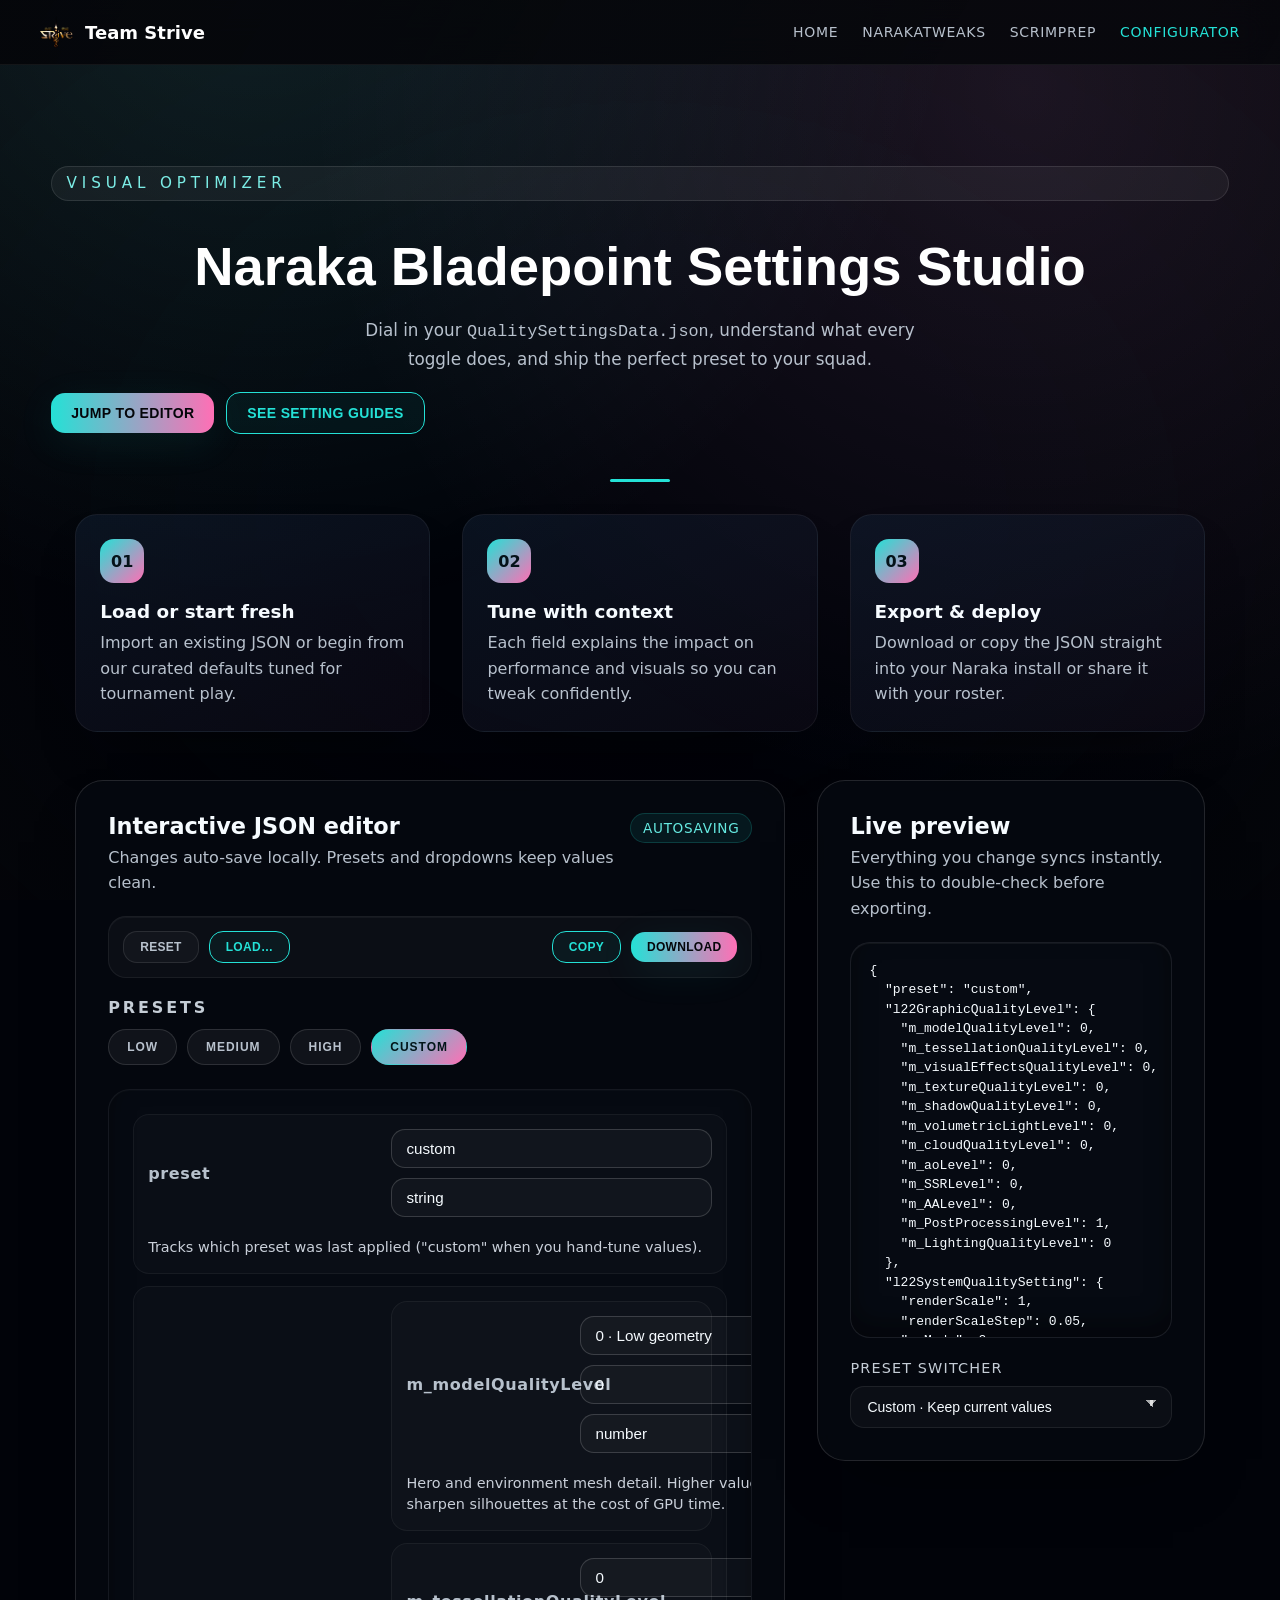
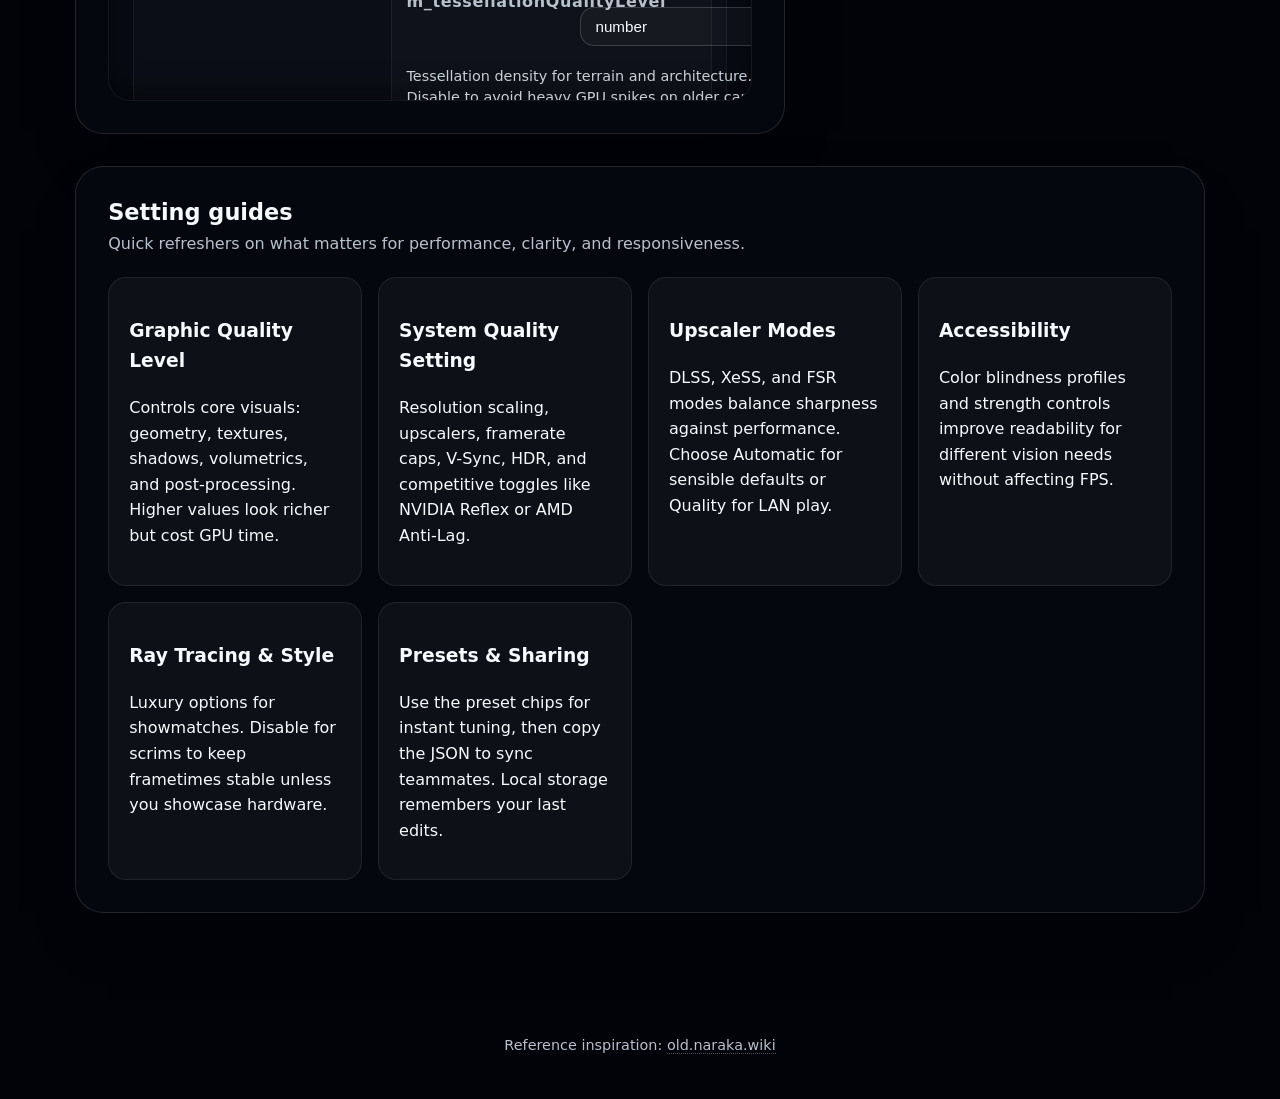
<file: naraka-configurator/index.html>
<!doctype html>
<html lang="en">
  <head>
    <meta charset="utf-8" />
    <meta name="viewport" content="width=device-width,initial-scale=1" />
    <title>Naraka Settings Configurator</title>
    <link rel="stylesheet" href="../src/styles/base.css" />
    <link rel="stylesheet" href="./styles.css" />
  </head>
  <body class="bg-base-900 text-white min-h-screen">
    <!-- Unified Navigation -->
    <nav class="site-nav">
      <div class="site-nav-content">
        <a href="../" class="site-nav-logo">
          <img src="/assets/strive-logo.png" alt="Strive" />
          Team Strive
        </a>
        <div class="site-nav-links">
          <a href="../" class="site-nav-link">Home</a>
          <a href="https://notratz.github.io/NarakaTweaks" target="_blank" class="site-nav-link">NarakaTweaks</a>
          <a href="../ScrimPrep/" class="site-nav-link">ScrimPrep</a>
          <a href="/naraka-configurator/" class="site-nav-link active">Configurator</a>
        </div>
      </div>
    </nav>

    <header class="page-header content-container">
      <div class="hero-shell">
        <p class="hero-eyebrow">Visual Optimizer</p>
        <h1 class="page-title">Naraka Bladepoint Settings Studio</h1>
        <p class="page-subtitle">
          Dial in your <code>QualitySettingsData.json</code>, understand what every toggle does, and ship the perfect preset to your squad.
        </p>
        <div class="hero-actions" role="group" aria-label="Configurator quick actions">
          <button class="btn btn-primary" data-scroll-to="#editor">Jump to editor</button>
          <button class="btn btn-secondary" data-scroll-to="#glossary">See setting guides</button>
        </div>
      </div>
    </header>

    <section class="content-container info-strip" aria-label="Configurator workflow overview">
      <article class="info-card">
        <span class="info-card__step">01</span>
        <h2 class="info-card__title">Load or start fresh</h2>
        <p class="info-card__copy">Import an existing JSON or begin from our curated defaults tuned for tournament play.</p>
      </article>
      <article class="info-card">
        <span class="info-card__step">02</span>
        <h2 class="info-card__title">Tune with context</h2>
        <p class="info-card__copy">Each field explains the impact on performance and visuals so you can tweak confidently.</p>
      </article>
      <article class="info-card">
        <span class="info-card__step">03</span>
        <h2 class="info-card__title">Export &amp; deploy</h2>
        <p class="info-card__copy">Download or copy the JSON straight into your Naraka install or share it with your roster.</p>
      </article>
    </section>

    <main class="content-container layout-grid">
      <section class="panel surface surface-elevated panel--primary" id="editor-panel">
        <div class="panel-header">
          <div>
            <h2 class="panel-title">Interactive JSON editor</h2>
            <p class="panel-subtitle">Changes auto-save locally. Presets and dropdowns keep values clean.</p>
          </div>
          <div class="panel-header__meta" id="autosave-status" role="status" aria-live="polite">Autosaving</div>
        </div>
        <div class="toolbar" role="toolbar" aria-label="Editor controls">
          <div class="toolbar-group">
            <button id="btn-reset" class="btn btn-ghost btn-sm">Reset</button>
            <button id="btn-load-file" class="btn btn-secondary btn-sm">Load…</button>
            <input id="file-input" type="file" accept="application/json" hidden />
          </div>
          <div class="toolbar-group">
            <button id="btn-copy" class="btn btn-secondary btn-sm">Copy</button>
            <button id="btn-download" class="btn btn-primary btn-sm">Download</button>
          </div>
        </div>
        <div class="preset-deck" aria-live="polite">
          <div class="section-title">Presets</div>
          <div id="preset-chips" class="chip-row" role="list"></div>
        </div>
        <div id="editor" class="editor-shell" aria-label="JSON field editor"></div>
      </section>

      <aside class="panel surface surface-elevated panel--preview" id="preview-panel">
        <div class="panel-header">
          <div>
            <h2 class="panel-title">Live preview</h2>
            <p class="panel-subtitle">Everything you change syncs instantly. Use this to double-check before exporting.</p>
          </div>
        </div>
        <pre id="json-preview" class="preview" aria-label="JSON preview"></pre>
        <div class="preset-select-group">
          <label for="preset-select" class="preset-select-label">Preset switcher</label>
          <select id="preset-select" class="form-control select-control">
            <option value="">Choose a quick preset…</option>
            <option value="low">Low · Highest FPS</option>
            <option value="medium">Balanced · 120 FPS target</option>
            <option value="high">High · Cinematic fidelity</option>
            <option value="custom">Custom · Keep current values</option>
          </select>
        </div>
      </aside>

      <section class="panel surface surface-elevated panel--info" id="glossary">
        <div class="panel-header">
          <div>
            <h2 class="panel-title">Setting guides</h2>
            <p class="panel-subtitle">Quick refreshers on what matters for performance, clarity, and responsiveness.</p>
          </div>
        </div>
        <div class="glossary-grid">
          <article class="glossary-card">
            <h3>Graphic Quality Level</h3>
            <p>Controls core visuals: geometry, textures, shadows, volumetrics, and post-processing. Higher values look richer but cost GPU time.</p>
          </article>
          <article class="glossary-card">
            <h3>System Quality Setting</h3>
            <p>Resolution scaling, upscalers, framerate caps, V-Sync, HDR, and competitive toggles like NVIDIA Reflex or AMD Anti-Lag.</p>
          </article>
          <article class="glossary-card">
            <h3>Upscaler Modes</h3>
            <p>DLSS, XeSS, and FSR modes balance sharpness against performance. Choose Automatic for sensible defaults or Quality for LAN play.</p>
          </article>
          <article class="glossary-card">
            <h3>Accessibility</h3>
            <p>Color blindness profiles and strength controls improve readability for different vision needs without affecting FPS.</p>
          </article>
          <article class="glossary-card">
            <h3>Ray Tracing &amp; Style</h3>
            <p>Luxury options for showmatches. Disable for scrims to keep frametimes stable unless you showcase hardware.</p>
          </article>
          <article class="glossary-card">
            <h3>Presets &amp; Sharing</h3>
            <p>Use the preset chips for instant tuning, then copy the JSON to sync teammates. Local storage remembers your last edits.</p>
          </article>
        </div>
      </section>
    </main>

    <footer class="footer muted">Reference inspiration: <a href="https://old.naraka.wiki/en/Graphic-Settings" target="_blank" rel="noreferrer">old.naraka.wiki</a></footer>

    <script type="module" src="../src/js/background-rotator.js"></script>
    <script src="./app.js"></script>
  </body>
</html>
</file>
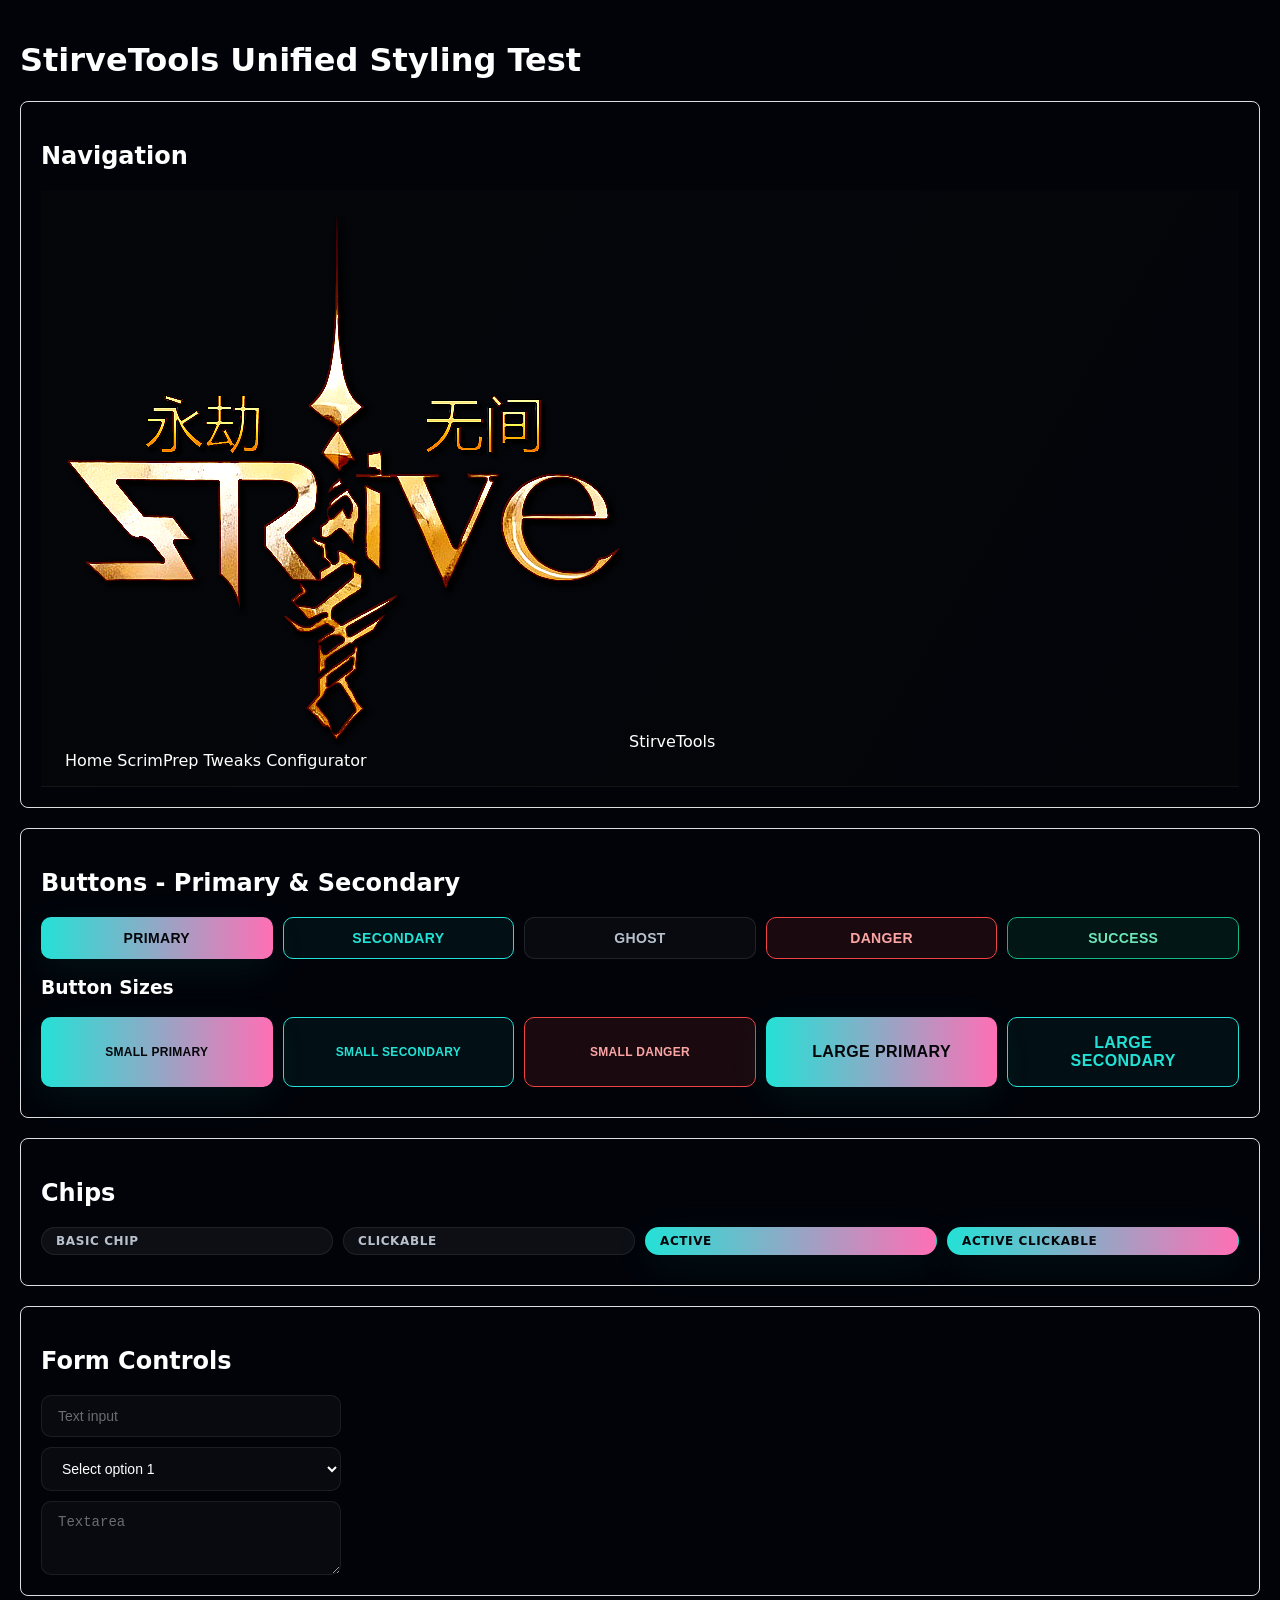
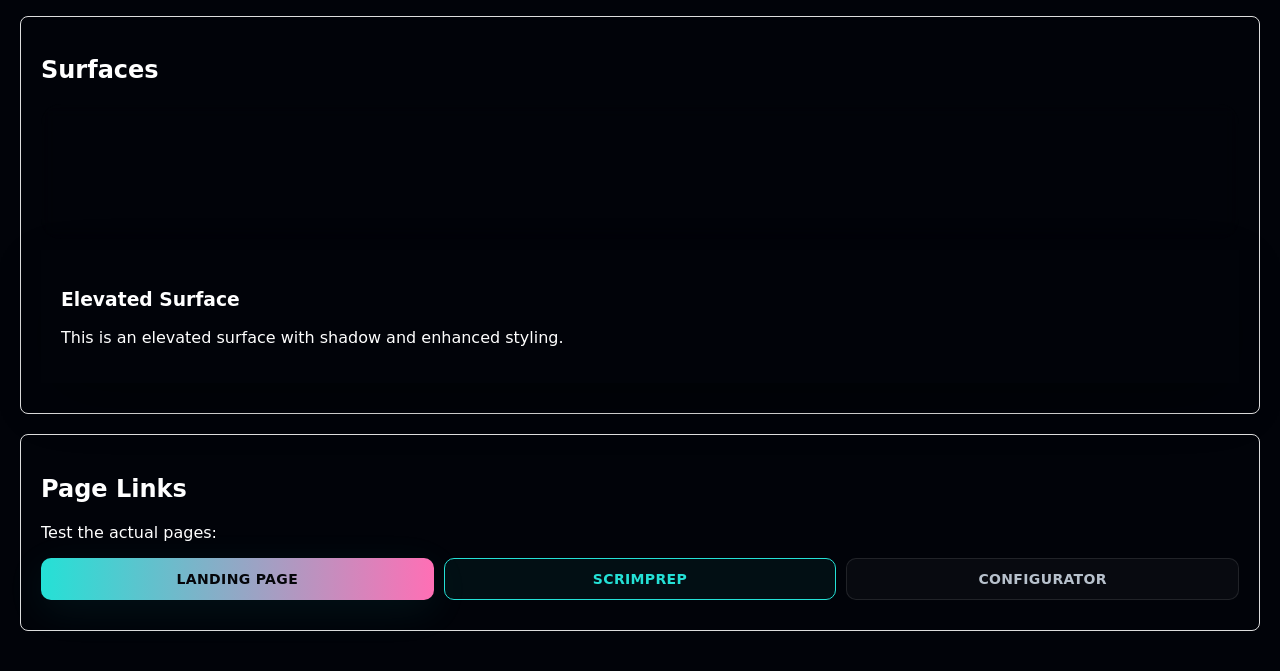
<file: test-styling.html>
<!DOCTYPE html>
<html lang="en">
<head>
    <meta charset="UTF-8">
    <meta name="viewport" content="width=device-width, initial-scale=1.0">
    <title>Styling Test - StirveTools</title>
    <link rel="stylesheet" href="src/styles/base.css">
    <style>
        body { padding: 20px; font-family: system-ui; }
        .test-section { margin: 20px 0; padding: 20px; border: 1px solid #ddd; border-radius: 8px; }
        .test-grid { display: grid; grid-template-columns: repeat(auto-fit, minmax(150px, 1fr)); gap: 10px; margin: 10px 0; }
    </style>
</head>
<body>
    <h1>StirveTools Unified Styling Test</h1>
    
    <div class="test-section">
        <h2>Navigation</h2>
        <nav class="site-nav">
            <div class="nav-brand">
                <img src="assets/strive-logo.png" alt="StirveTools" class="nav-logo">
                <span class="nav-title">StirveTools</span>
            </div>
            <div class="nav-links">
                <a href="/" class="nav-link">Home</a>
                <a href="/ScrimPrep/" class="nav-link">ScrimPrep</a>
                <a href="/naraka-tweaks/" class="nav-link">Tweaks</a>
                <a href="/naraka-configurator/" class="nav-link">Configurator</a>
            </div>
        </nav>
    </div>

    <div class="test-section">
        <h2>Buttons - Primary & Secondary</h2>
        <div class="test-grid">
            <button class="btn btn-primary">Primary</button>
            <button class="btn btn-secondary">Secondary</button>
            <button class="btn btn-ghost">Ghost</button>
            <button class="btn btn-danger">Danger</button>
            <button class="btn btn-success">Success</button>
        </div>
        
        <h3>Button Sizes</h3>
        <div class="test-grid">
            <button class="btn btn-primary btn-sm">Small Primary</button>
            <button class="btn btn-secondary btn-sm">Small Secondary</button>
            <button class="btn btn-danger btn-sm">Small Danger</button>
            <button class="btn btn-primary btn-lg">Large Primary</button>
            <button class="btn btn-secondary btn-lg">Large Secondary</button>
        </div>
    </div>

    <div class="test-section">
        <h2>Chips</h2>
        <div class="test-grid">
            <div class="chip">Basic Chip</div>
            <div class="chip chip-clickable">Clickable</div>
            <div class="chip chip-active">Active</div>
            <div class="chip chip-clickable chip-active">Active Clickable</div>
        </div>
    </div>

    <div class="test-section">
        <h2>Form Controls</h2>
        <div style="display: flex; flex-direction: column; gap: 10px; max-width: 300px;">
            <input type="text" class="form-control" placeholder="Text input">
            <select class="form-control">
                <option>Select option 1</option>
                <option>Select option 2</option>
            </select>
            <textarea class="form-control" placeholder="Textarea" rows="3"></textarea>
        </div>
    </div>

    <div class="test-section">
        <h2>Surfaces</h2>
        <div class="surface" style="padding: 20px; margin: 10px 0;">
            <h3>Basic Surface</h3>
            <p>This is a basic surface with consistent background and borders.</p>
        </div>
        <div class="surface-elevated" style="padding: 20px; margin: 10px 0;">
            <h3>Elevated Surface</h3>
            <p>This is an elevated surface with shadow and enhanced styling.</p>
        </div>
    </div>

    <div class="test-section">
        <h2>Page Links</h2>
        <p>Test the actual pages:</p>
        <div class="test-grid">
            <a href="index.html" class="btn btn-primary">Landing Page</a>
            <a href="ScrimPrep/index.html" class="btn btn-secondary">ScrimPrep</a>
            <a href="naraka-configurator/index.html" class="btn btn-ghost">Configurator</a>
        </div>
    </div>
</body>
</html>
</file>
<file: src/styles/base.css>
:root {
  color-scheme: dark;
  font-family: 'Inter', system-ui, sans-serif;
  background-color: oklch(10% 0.02 260);
  /* Theme tokens for site and configurator */
  --site-accent: #24e1d6;
  --site-accent-2: #ff6fb5;
  --site-muted: rgba(203,213,225,0.9);
  --control-radius: 10px;
  --control-shadow: 0 10px 40px rgba(36,225,214,0.08);
  --glow: oklch(74% 0.16 205);
  /* Hero & logo tweakable tokens */
  --hero-overlay-start: rgba(5,6,10,0.42);
  --hero-overlay-mid: rgba(5,6,10,0.62);
  --hero-overlay-end: rgba(5,6,10,0.78);
  --hero-zoom-duration: 14s;
  --hero-zoom-scale: 1.055;
  --logo-size-desktop: 6.5rem;
  --logo-size-default: 5rem;
  --logo-size-mobile: 3.25rem;
  --logo-pop-duration: 540ms;
  --hero-bg-brightness: 0.52;
  /* Default gradient backdrop so pages remain themed even without JS/image loads */
  --page-wallpaper-fallback: radial-gradient(135deg, rgba(30, 48, 85, 0.65), rgba(5, 6, 10, 0.92) 65%, rgba(5, 6, 10, 0.98));
  --page-wallpaper: var(--page-wallpaper-fallback);
  --page-wallpaper-blur: 14px;
  --page-wallpaper-brightness: 0.55;
  --page-wallpaper-saturate: 0.92;
  --page-vignette-strength: rgba(5, 6, 10, 0.82);
}

body {
  margin: 0;
  min-height: 100vh;
  background-color: oklch(10% 0.02 260);
  position: relative;
  overflow-x: hidden;
  color: white;
}

body::before {
  content: "";
  position: fixed;
  top: 0;
  left: 0;
  right: 0;
  bottom: 0;
  background-image: var(--page-wallpaper);
  background-size: cover;
  background-position: center;
  filter:
    blur(var(--page-wallpaper-blur))
    brightness(var(--page-wallpaper-brightness))
    saturate(var(--page-wallpaper-saturate));
  z-index: -2;
  opacity: 1;
  transition: opacity 420ms ease;
}

body::after {
  content: "";
  position: fixed;
  top: 0;
  left: 0;
  right: 0;
  bottom: 0;
  background:
    radial-gradient(circle at 20% -10%, rgba(120, 255, 255, 0.12), transparent 50%),
    radial-gradient(circle at 80% 10%, rgba(255, 170, 255, 0.1), transparent 55%),
    radial-gradient(ellipse at 50% 55%, transparent 35%, var(--page-vignette-strength) 100%);
  pointer-events: none;
  z-index: -1;
  background-attachment: fixed;
}

body.wallpaper-ready::before {
  opacity: 1;
}

* {
  box-sizing: border-box;
}

a {
  color: inherit;
  text-decoration: none;
}

a:focus-visible,
button:focus-visible,
input:focus-visible,
textarea:focus-visible,
select:focus-visible {
  outline: 2px solid rgba(120, 255, 255, 0.7);
  outline-offset: 4px;
}

.pillar-card {
  position: relative;
  display: flex;
  flex-direction: column;
  justify-content: space-between;
  gap: 1.5rem;
  padding: 1.75rem;
  border-radius: 1.75rem;
  border: 1px solid rgba(255, 255, 255, 0.08);
  background: linear-gradient(145deg, rgba(255, 255, 255, 0.06), rgba(5, 6, 10, 0.85));
  transition: transform 220ms cubic-bezier(.2, .8, .2, 1), border-color 220ms ease, box-shadow 220ms ease;
}

.pillar-card::before {
  content: '';
  position: absolute;
  inset: 0;
  border-radius: inherit;
  background: radial-gradient(circle at 20% 20%, rgba(120, 255, 255, 0.2), transparent 60%);
  opacity: 0;
  transition: opacity 220ms ease;
  pointer-events: none;
}

.pillar-card:hover {
  transform: translateY(-6px);
  border-color: rgba(120, 255, 255, 0.35);
  box-shadow: 0 0 0 1px rgba(120, 255, 255, 0.2), 0 18px 40px -10px rgba(120, 255, 255, 0.25);
}

.pillar-card:hover::before {
  opacity: 1;
}

.pillar-card__title {
  font-family: 'Rajdhani', sans-serif;
  font-size: 1.5rem;
  letter-spacing: 0.1em;
  text-transform: uppercase;
}

.pillar-card__copy {
  color: rgba(203, 213, 225, 0.95);
  line-height: 1.6;
}

.pillar-card__footer {
  display: flex;
  flex-direction: column;
  gap: 0.75rem;
  font-size: 0.85rem;
  color: rgba(148, 163, 184, 0.95);
}

.pillar-card__cta {
  align-self: flex-start;
  padding: 0.6rem 1.2rem;
  border-radius: 999px;
  border: 1px solid rgba(255, 255, 255, 0.1);
  background: rgba(255, 255, 255, 0.07);
  font-weight: 600;
  letter-spacing: 0.25em;
  text-transform: uppercase;
  transition: background 200ms ease, color 200ms ease;
}

.pillar-card__cta:hover {
  background: rgba(120, 255, 255, 0.2);
  color: oklch(10% 0.02 260);
}

.pillar-card__meta {
  font-size: 0.75rem;
  text-transform: uppercase;
  letter-spacing: 0.25em;
  color: rgba(148, 163, 184, 0.75);
}

.community-link {
  display: inline-flex;
  align-items: center;
  justify-content: center;
  padding: 0.75rem 1.4rem;
  border-radius: 999px;
  border: 1px solid rgba(255, 255, 255, 0.12);
  background: rgba(15, 17, 25, 0.8);
  transition: transform 160ms cubic-bezier(.2, .8, .2, 1), border-color 200ms ease;
}

.community-link:hover {

.category-pill {
  padding: 0.45rem 1.1rem;
  border-radius: 999px;
  border: 1px solid rgba(255, 255, 255, 0.12);
  background: rgba(8, 10, 16, 0.75);
  font-size: 0.7rem;
  font-weight: 600;
  letter-spacing: 0.25em;
  text-transform: uppercase;
  color: rgba(203, 213, 225, 0.9);
  transition: border-color 160ms ease, color 160ms ease, transform 160ms cubic-bezier(.2,.8,.2,1);
}

.category-pill:hover {
  border-color: rgba(120, 255, 255, 0.4);
  color: white;
  transform: translateY(-3px);
}

.category-pill[aria-selected='true'],
.category-pill.active {
  border-color: rgba(255, 170, 255, 0.4);
  background: rgba(255, 170, 255, 0.12);
  color: white;
}

  transform: translateY(-4px);
  border-color: rgba(120, 255, 255, 0.35);
}

nav[data-app-nav] {
  position: sticky;
  top: 0;
  z-index: 50;
  width: 100%;
  backdrop-filter: blur(18px);
  background: linear-gradient(120deg, rgba(5, 6, 10, 0.94), rgba(5, 6, 10, 0.8));
  border-bottom: 1px solid rgba(255, 255, 255, 0.06);
}

nav[data-app-nav] a.active {
  color: rgba(120, 255, 255, 0.95);
}

footer[data-app-footer] {
  background: rgba(5, 6, 10, 0.8);
  border-top: 1px solid rgba(255, 255, 255, 0.05);
}

[data-surface] {
  border-radius: 1.75rem;
  border: 1px solid rgba(255, 255, 255, 0.08);
  background: linear-gradient(165deg, rgba(255, 255, 255, 0.04), rgba(5, 6, 10, 0.88));
  box-shadow: 0 30px 70px -40px rgba(120, 255, 255, 0.2);
}

[data-gradient-divider] {
  height: 1px;
  width: 100%;
  background: linear-gradient(90deg, rgba(120, 255, 255, 0), rgba(120, 255, 255, 0.35), rgba(120, 255, 255, 0));
}

[data-hero-grid] {
  position: absolute;
  inset: 0;
  opacity: 0.3;
  background-size: 120px 120px;
  background-image: linear-gradient(transparent 95%, rgba(120, 255, 255, 0.07) 95%),
    linear-gradient(90deg, transparent 95%, rgba(120, 255, 255, 0.07) 95%);
  pointer-events: none;
}

.motion-minimal * {
  transition-duration: 0ms !important;
  animation-duration: 0ms !important;
}

@media (prefers-reduced-motion: reduce) {
  :root:not(.motion-full) {
    scroll-behavior: auto;
  }
  * {
    animation-duration: 0.01ms !important;
    animation-iteration-count: 1 !important;
    transition-duration: 0.01ms !important;
    scroll-behavior: auto !important;
  }
}

[data-toast] {
  pointer-events: none;
  position: fixed;
  top: 1.5rem;
  right: 1.5rem;
  z-index: 100;
}

[data-toast] .toast-message {
  pointer-events: auto;
  background: rgba(5, 6, 10, 0.9);
  border-radius: 1rem;
  border: 1px solid rgba(120, 255, 255, 0.2);
  padding: 0.85rem 1.1rem;
  display: flex;
  gap: 0.75rem;
  align-items: center;
  box-shadow: 0 10px 30px rgba(0, 0, 0, 0.45);
}

[data-toast] .toast-message svg {
  flex-shrink: 0;
  color: rgba(120, 255, 255, 0.9);
}

[data-modal-backdrop] {
  position: fixed;
  inset: 0;
  background: rgba(5, 6, 10, 0.8);
  backdrop-filter: blur(24px);
  display: flex;
  align-items: center;
  justify-content: center;
  padding: 2rem;
  z-index: 200;
}

[data-modal-panel] {
  width: min(560px, 100%);
  border-radius: 1.5rem;
  border: 1px solid rgba(120, 255, 255, 0.25);
  background: rgba(5, 6, 10, 0.96);
  padding: 2rem;
  box-shadow: 0 25px 70px -20px rgba(120, 255, 255, 0.35);
}

[data-chip] {
  display: inline-flex;
  align-items: center;
  gap: 0.4rem;
  padding: 0.35rem 0.75rem;
  border-radius: 999px;
  font-size: 0.75rem;
  text-transform: uppercase;
  letter-spacing: 0.25em;
  border: 1px solid rgba(255, 255, 255, 0.08);
  background: rgba(255, 255, 255, 0.05);
}

[data-tag-pink] {
  border-color: rgba(255, 170, 255, 0.4);
  color: rgba(255, 170, 255, 0.9);
}

[data-tag-lime] {
  border-color: rgba(180, 255, 170, 0.35);
  color: rgba(180, 255, 170, 0.9);
}

[data-tag-cyan] {
  border-color: rgba(170, 255, 255, 0.35);
  color: rgba(170, 255, 255, 0.9);
}

[data-divider] {
  height: 1px;
  background: linear-gradient(90deg, rgba(120, 255, 255, 0), rgba(120, 255, 255, 0.35), rgba(120, 255, 255, 0));
  margin: 1.5rem 0;
}

[data-section-title] {
  font-family: 'Rajdhani', sans-serif;
  text-transform: uppercase;
  letter-spacing: 0.3em;
  font-size: 0.9rem;
  color: rgba(120, 255, 255, 0.85);
}

[data-scroll-shadow-top] {
  position: relative;
}

[data-scroll-shadow-top]::before {
  content: '';
  position: absolute;
  inset: 0 0 auto 0;
  height: 30px;
  background: linear-gradient(180deg, rgba(5, 6, 10, 0.95), transparent);
  pointer-events: none;
  z-index: 1;
}

[data-scroll-shadow-bottom] {
  position: relative;
}

[data-scroll-shadow-bottom]::after {
  content: '';
  position: absolute;
  inset: auto 0 0 0;
  height: 30px;
  background: linear-gradient(0deg, rgba(5, 6, 10, 0.95), transparent);
  pointer-events: none;
  z-index: 1;
}

[data-empty-state] {
  border: 1px dashed rgba(148, 163, 184, 0.35);
  border-radius: 1.5rem;
  padding: 2rem;
  text-align: center;
  color: rgba(148, 163, 184, 0.9);
}

button[disabled] {
  opacity: 0.6;
  pointer-events: none;
}

@keyframes shimmer {
  0% {
    background-position: -100% 0;
  }
  100% {
    background-position: 100% 0;
  }
}

[data-shimmer] {
  background-image: linear-gradient(90deg, rgba(255, 255, 255, 0) 0%, rgba(120, 255, 255, 0.3) 50%, rgba(255, 255, 255, 0) 100%);
  background-size: 200% 100%;
  animation: shimmer 2.2s infinite;
}

.event-card {
  width: 100%;
  text-align: left;
  padding: 0.65rem 0.8rem;
  border-radius: 1.25rem;
  border: 1px solid rgba(255, 255, 255, 0.12);
  background: rgba(10, 12, 18, 0.85);
  color: white;
  display: flex;
  flex-direction: column;
  gap: 0.2rem;
  transition: transform 160ms cubic-bezier(.2,.8,.2,1), border-color 160ms ease;
}

.event-card:hover {
  transform: translateY(-3px);
  border-color: rgba(120, 255, 255, 0.35);
}

.event-card__title {
  font-family: 'Rajdhani', sans-serif;
  letter-spacing: 0.15em;
  text-transform: uppercase;
  font-size: 0.85rem;
}

.event-card__meta {
  font-size: 0.7rem;
  letter-spacing: 0.2em;
  text-transform: uppercase;
  color: rgba(148, 163, 184, 0.8);
}

.event-card--active {
  border-color: rgba(255, 170, 255, 0.45);
  background: rgba(255, 170, 255, 0.1);
}

.event-slot {
  min-height: 52px;
  border: 1px dashed rgba(255, 255, 255, 0.08);
  border-radius: 1rem;
  display: flex;
  align-items: center;
  justify-content: center;
  font-size: 0.65rem;
  letter-spacing: 0.3em;
  text-transform: uppercase;
  color: rgba(148, 163, 184, 0.7);
}

/* Small utility: fade-in for logo and micro-animations */
@keyframes fadeInUpSmall {
  from { opacity: 0; transform: translateY(6px); }
  to { opacity: 1; transform: translateY(0); }
}
.animate-fade-in {
  animation: fadeInUpSmall 700ms ease both;
}

/* Subtle hero background slow zoom for parallax effect */
.hero-slow-zoom {
  position: absolute;
  inset: 0;
  /* configurable background via CSS variable --hero-bg (url('...')) */
  background-image: var(--hero-bg, url('/assets/naraka-bg.png'));
  background-repeat: no-repeat;
  background-position: center center;
  background-size: cover;
  filter: saturate(0.85) contrast(0.9) brightness(0.52);
  transition: transform var(--hero-zoom-duration) linear;
  will-change: transform;
  pointer-events: none;
  /* ensure hero image is the farthest-back layer so overlays and gradient wash sit above it */
  z-index: -20;
  transform-origin: center center;
}
.hero-slow-zoom::after {
  /* subtle color wash overlay to preserve text contrast */
  content: '';
  position: absolute; inset: 0;
  /* slightly darker overlay for stronger contrast on text */
  background: linear-gradient(120deg, var(--hero-overlay-start) 0%, var(--hero-overlay-mid) 60%, var(--hero-overlay-end) 100%);
  mix-blend-mode: multiply;
}
.hero-slow-zoom[aria-hidden='true']::before {
  /* animated gentle zoom */
  content: '';
  position: absolute; inset: 0;
  transform: scale(1);
  /* faster, smoother zoom for more subtle motion */
  animation: heroZoom var(--hero-zoom-duration) ease-in-out infinite alternate;
}
@keyframes heroZoom {
  0% { transform: scale(1); }
  100% { transform: scale(var(--hero-zoom-scale)); }
}

/* Site header / logo entrance and responsive sizing */
.site-header {
  position: fixed;
  top: 12px;
  left: 0;
  right: 0;
  z-index: 60;
  display: flex;
  justify-content: center;
  pointer-events: none; /* allow clicks through except the image */
  transition: background-color 240ms ease, backdrop-filter 240ms ease, transform 240ms ease;
}
.site-header.scrolled {
  background-color: rgba(5,6,10,0.45);
  backdrop-filter: blur(6px);
}
.site-logo {
  height: var(--logo-size-default); /* default */
  width: auto;
  pointer-events: auto;
  transform-origin: center;
  transition: transform 420ms cubic-bezier(.2,.8,.2,1), opacity 320ms ease;
  opacity: 0;
}
.site-logo.logo-enter {
  opacity: 1;
  transform: scale(1);
}

/* larger title-bar logo on desktop, compact on mobile */
@media (min-width: 1024px) {
  .site-logo { height: var(--logo-size-desktop); }
}
@media (max-width: 640px) {
  .site-logo { height: var(--logo-size-mobile); transform: translateY(-2px); }
}

/* logo load-in pop + fade */
@keyframes logoPop {
  0% { transform: scale(0.85) rotate(-3deg); opacity: 0; }
  60% { transform: scale(1.06) rotate(2deg); opacity: 1; }
  100% { transform: scale(1) rotate(0deg); opacity: 1; }
}
.animate-pop { animation: logoPop 700ms cubic-bezier(.2,.9,.2,1) both; }
.animate-pop { animation: logoPop var(--logo-pop-duration) cubic-bezier(.2,.9,.2,1) both; }
@media (max-width: 768px) {
  .site-logo { height: 3.25rem; /* reduce on small screens */ }
}
@media (max-width: 420px) {
  .site-logo { height: 2.5rem; }
}

@keyframes logoPop {
  0% { transform: scale(0.88); opacity: 0; }
  60% { transform: scale(1.06); opacity: 1; }
  100% { transform: scale(1); opacity: 1; }
}
.site-logo.animate-pop { animation: logoPop 540ms cubic-bezier(.2,.9,.2,1) both; }
.site-logo.animate-pop { animation: logoPop var(--logo-pop-duration) cubic-bezier(.2,.9,.2,1) both; }

[data-readonly='true'] .event-slot {
  opacity: 0.4;
}

/* ===========================
   UNIFIED BUTTON SYSTEM
   =========================== */
.btn {
  display: inline-flex;
  align-items: center;
  justify-content: center;
  gap: 0.5rem;
  padding: 0.75rem 1.25rem;
  border-radius: var(--control-radius, 10px);
  font-weight: 600;
  font-size: 0.875rem;
  letter-spacing: 0.025em;
  text-transform: uppercase;
  text-decoration: none;
  border: 1px solid transparent;
  background: transparent;
  color: inherit;
  cursor: pointer;
  transition: all 160ms cubic-bezier(.2,.8,.2,1);
  user-select: none;
}

.btn:disabled {
  opacity: 0.5;
  cursor: not-allowed;
  transform: none !important;
}

.btn:focus-visible {
  outline: 2px solid var(--site-accent);
  outline-offset: 2px;
}

/* Primary button (accent gradient) */
.btn-primary {
  background: linear-gradient(90deg, var(--site-accent), var(--site-accent-2));
  color: #05060a;
  border: none;
  box-shadow: var(--control-shadow);
}

.btn-primary:hover:not(:disabled) {
  transform: translateY(-2px);
  box-shadow: 0 12px 40px rgba(36,225,214,0.2);
}

/* Secondary button (outline) */
.btn-secondary {
  border-color: var(--site-accent);
  color: var(--site-accent);
  background: rgba(36,225,214,0.05);
}

.btn-secondary:hover:not(:disabled) {
  background: rgba(36,225,214,0.15);
  transform: translateY(-2px);
}

/* Ghost button (minimal) */
.btn-ghost {
  border-color: rgba(255,255,255,0.1);
  color: var(--site-muted);
  background: rgba(255,255,255,0.03);
}

.btn-ghost:hover:not(:disabled) {
  border-color: rgba(255,255,255,0.2);
  background: rgba(255,255,255,0.08);
  color: white;
  transform: translateY(-2px);
}

/* Danger button */
.btn-danger {
  border-color: #ef4444;
  color: #fca5a5;
  background: rgba(239,68,68,0.1);
}

.btn-danger:hover:not(:disabled) {
  background: rgba(239,68,68,0.2);
  transform: translateY(-2px);
}

/* Success button */
.btn-success {
  border-color: #10b981;
  color: #6ee7b7;
  background: rgba(16,185,129,0.1);
}

.btn-success:hover:not(:disabled) {
  background: rgba(16,185,129,0.2);
  transform: translateY(-2px);
}

/* Small button variant */
.btn-sm {
  padding: 0.5rem 1rem;
  font-size: 0.75rem;
}

/* Large button variant */
.btn-lg {
  padding: 1rem 2rem;
  font-size: 1rem;
}

/* ===========================
   UNIFIED CHIP SYSTEM
   =========================== */
.chip {
  display: inline-flex;
  align-items: center;
  gap: 0.375rem;
  padding: 0.375rem 0.875rem;
  border-radius: 999px;
  font-size: 0.75rem;
  font-weight: 700;
  letter-spacing: 0.05em;
  text-transform: uppercase;
  border: 1px solid rgba(255,255,255,0.08);
  background: rgba(255,255,255,0.05);
  color: var(--site-muted);
  cursor: default;
  transition: all 140ms cubic-bezier(.2,.8,.2,1);
}

.chip-clickable {
  cursor: pointer;
}

.chip-clickable:hover {
  transform: translateY(-2px);
  background: linear-gradient(90deg, var(--site-accent), var(--site-accent-2));
  color: #05060a;
  border-color: transparent;
}

.chip-active {
  background: linear-gradient(90deg, var(--site-accent), var(--site-accent-2));
  color: #05060a;
  border-color: transparent;
  box-shadow: var(--control-shadow);
}

/* ===========================
   UNIFIED NAVIGATION
   =========================== */
.site-nav {
  position: sticky;
  top: 0;
  z-index: 50;
  width: 100%;
  backdrop-filter: blur(18px);
  background: linear-gradient(120deg, rgba(5, 6, 10, 0.94), rgba(5, 6, 10, 0.8));
  border-bottom: 1px solid rgba(255, 255, 255, 0.06);
  padding: 1rem 1.5rem;
}

.site-nav-content {
  max-width: 1200px;
  margin: 0 auto;
  display: flex;
  align-items: center;
  justify-content: space-between;
  gap: 1.5rem;
}

.site-nav-logo {
  display: flex;
  align-items: center;
  gap: 0.75rem;
  color: white;
  text-decoration: none;
  font-weight: 700;
  font-size: 1.125rem;
}

.site-nav-logo img {
  height: 2rem;
  width: auto;
}

.site-nav-links {
  display: flex;
  align-items: center;
  gap: 1.5rem;
}

.site-nav-link {
  color: var(--site-muted);
  text-decoration: none;
  font-size: 0.875rem;
  font-weight: 500;
  text-transform: uppercase;
  letter-spacing: 0.05em;
  transition: color 160ms ease;
}

.site-nav-link:hover,
.site-nav-link.active {
  color: var(--site-accent);
}

@media (max-width: 768px) {
  .site-nav-links {
    display: none;
  }
}

/* ===========================
   PAGE LAYOUT & FLOW
   =========================== */
.content-container {
  width: 100%;
  max-width: 1200px;
  margin: 0 auto;
  padding: 0 1.5rem;
  box-sizing: border-box;
}

.page-header {
  padding: 2rem 0;
  text-align: center;
  margin-bottom: 2rem;
  position: relative;
}

.page-header::after {
  content: "";
  position: absolute;
  bottom: 0;
  left: 50%;
  transform: translateX(-50%);
  width: 60px;
  height: 3px;
  background: var(--site-accent);
  border-radius: 3px;
}

.page-title {
  font-size: 2.25rem;
  font-weight: 700;
  color: white;
  margin-bottom: 0.75rem;
  font-family: 'Rajdhani', sans-serif;
}

.page-subtitle {
  font-size: 1rem;
  color: var(--site-muted);
  max-width: 600px;
  margin: 0 auto;
}

.page-main {
  position: relative;
  padding-bottom: 6rem;
}

.hero-section {
  position: relative;
  padding-top: 5rem;
}

.hero-section .content-container {
  position: relative;
}

.hero-section [data-hero-grid] {
  opacity: 0.18;
  background-size: 140px 140px;
}

.hero-layout {
  display: grid;
  gap: 3rem;
  align-items: stretch;
  grid-template-columns: repeat(12, minmax(0, 1fr));
}

.hero-copy {
  grid-column: span 7;
  display: flex;
  flex-direction: column;
  gap: 1.75rem;
}

.hero-eyebrow {
  display: inline-flex;
  align-items: center;
  gap: 0.5rem;
  padding: 0.45rem 0.9rem;
  border-radius: 999px;
  border: 1px solid rgba(255, 255, 255, 0.1);
  background: rgba(255, 255, 255, 0.05);
  font-size: 0.75rem;
  letter-spacing: 0.3em;
  text-transform: uppercase;
  color: rgba(203, 213, 225, 0.9);
}

.hero-eyebrow-dot {
  width: 8px;
  height: 8px;
  border-radius: 999px;
  background: rgba(120, 255, 255, 0.8);
  box-shadow: 0 0 12px rgba(120, 255, 255, 0.6);
}

.hero-title {
  font-family: 'Rajdhani', sans-serif;
  font-size: clamp(2.75rem, 4vw, 4.5rem);
  line-height: 1.05;
  text-transform: uppercase;
}

.hero-subtitle {
  font-size: 1.1rem;
  max-width: 42ch;
  color: rgba(226, 232, 240, 0.85);
}

.hero-actions {
  display: flex;
  flex-wrap: wrap;
  gap: 1rem;
  align-items: center;
}

.hero-actions .btn-lg {
  padding-inline: 1.5rem;
  padding-block: 0.9rem;
  font-size: 0.95rem;
  letter-spacing: 0.1em;
}

.hero-link {
  display: inline-flex;
  align-items: center;
  gap: 0.4rem;
  font-size: 0.85rem;
  letter-spacing: 0.25em;
  text-transform: uppercase;
  color: rgba(203, 213, 225, 0.85);
  transition: color 180ms ease;
}

.hero-link::after {
  content: '→';
  font-size: 0.8rem;
  transform: translateY(-1px);
}

.hero-link:hover {
  color: white;
}

.hero-metrics {
  display: grid;
  gap: 1.25rem;
  grid-template-columns: repeat(auto-fit, minmax(180px, 1fr));
}

.hero-metric {
  display: flex;
  flex-direction: column;
  gap: 0.35rem;
  padding-left: 1.1rem;
  border-left: 2px solid rgba(255, 255, 255, 0.1);
}

.hero-metric dt {
  font-size: 0.75rem;
  letter-spacing: 0.3em;
  text-transform: uppercase;
  color: rgba(148, 163, 184, 0.85);
}

.hero-metric dd {
  margin: 0;
  font-size: 0.95rem;
  color: rgba(226, 232, 240, 0.82);
}

.hero-panel {
  grid-column: span 5;
  padding: 2.25rem;
  position: relative;
  overflow: hidden;
}

.hero-panel::before {
  content: '';
  position: absolute;
  inset: 0;
  background: linear-gradient(160deg, rgba(120, 255, 255, 0.16), transparent 60%);
  opacity: 0.45;
  pointer-events: none;
}

.hero-panel > * {
  position: relative;
  z-index: 1;
}

.hero-panel header {
  display: flex;
  flex-direction: column;
  gap: 0.5rem;
}

.hero-panel-title {
  font-size: 0.8rem;
  letter-spacing: 0.4em;
  text-transform: uppercase;
  color: rgba(203, 213, 225, 0.85);
}

.hero-panel-subtitle {
  font-family: 'Rajdhani', sans-serif;
  font-size: 1.5rem;
  letter-spacing: 0.08em;
  text-transform: uppercase;
}

.hero-panel-list {
  display: flex;
  flex-direction: column;
  gap: 1.25rem;
  margin: 1.75rem 0 0;
  padding: 0;
  list-style: none;
}

.hero-panel-step {
  display: grid;
  gap: 0.5rem;
  grid-template-columns: auto 1fr;
  align-items: start;
}

.hero-panel-step-index {
  width: 2rem;
  height: 2rem;
  display: grid;
  place-items: center;
  border-radius: 999px;
  border: 1px solid rgba(255, 255, 255, 0.12);
  background: rgba(255, 255, 255, 0.04);
  font-size: 0.75rem;
  letter-spacing: 0.25em;
}

.hero-panel-step-body {
  display: flex;
  flex-direction: column;
  gap: 0.25rem;
}

.hero-panel-step-body h3 {
  margin: 0;
  font-size: 1rem;
  letter-spacing: 0.15em;
  text-transform: uppercase;
}

.hero-panel-step-body p {
  margin: 0;
  font-size: 0.85rem;
  color: rgba(148, 163, 184, 0.85);
}

.section {
  margin-bottom: 3rem;
}

.section-title {
  font-size: 1.5rem;
  font-weight: 600;
  margin-bottom: 1rem;
  color: var(--site-accent);
}

.section-eyebrow {
  display: inline-flex;
  align-items: center;
  gap: 0.45rem;
  padding: 0.35rem 0.75rem;
  border-radius: 999px;
  border: 1px solid rgba(255, 255, 255, 0.08);
  background: rgba(255, 255, 255, 0.04);
  font-size: 0.7rem;
  text-transform: uppercase;
  letter-spacing: 0.3em;
  color: rgba(148, 163, 184, 0.85);
}

.section-heading {
  font-family: 'Rajdhani', sans-serif;
  font-size: clamp(2rem, 3vw, 2.75rem);
  text-transform: uppercase;
  margin-top: 1.25rem;
}

.section-description {
  max-width: 60ch;
  margin-top: 0.75rem;
  color: rgba(203, 213, 225, 0.78);
}

.workflow-grid {
  display: grid;
  gap: 1.5rem;
  margin-top: 2.5rem;
  grid-template-columns: repeat(3, minmax(0, 1fr));
}

.workflow-step {
  position: relative;
  padding: 1.75rem;
  border-radius: 1.5rem;
  border: 1px solid rgba(255, 255, 255, 0.08);
  background: rgba(5, 6, 10, 0.82);
  backdrop-filter: blur(14px);
  display: flex;
  flex-direction: column;
  gap: 0.75rem;
  min-height: 220px;
  overflow: hidden;
}

.workflow-step::before {
  content: '';
  position: absolute;
  inset: 0;
  background: linear-gradient(140deg, rgba(120, 255, 255, 0.16), transparent 60%);
  opacity: 0.4;
  pointer-events: none;
}

.workflow-step > * {
  position: relative;
  z-index: 1;
}

.workflow-step-number {
  font-size: 0.75rem;
  letter-spacing: 0.35em;
  text-transform: uppercase;
  color: rgba(148, 163, 184, 0.85);
}

.workflow-step-title {
  font-family: 'Rajdhani', sans-serif;
  font-size: 1.4rem;
  text-transform: uppercase;
  margin: 0;
}

.workflow-step-copy {
  margin: 0;
  font-size: 0.95rem;
  color: rgba(203, 213, 225, 0.8);
}

.workflow-step-footer {
  margin-top: auto;
  font-size: 0.75rem;
  letter-spacing: 0.28em;
  text-transform: uppercase;
  color: rgba(120, 255, 255, 0.75);
}

.tool-grid {
  display: grid;
  gap: 1.5rem;
  margin-top: 2.5rem;
  grid-template-columns: repeat(auto-fit, minmax(280px, 1fr));
}

.tool-card {
  display: flex;
  flex-direction: column;
  gap: 1.25rem;
  padding: 2rem;
  border-radius: 1.75rem;
  border: 1px solid rgba(255, 255, 255, 0.08);
  background: linear-gradient(155deg, rgba(255, 255, 255, 0.05), rgba(5, 6, 10, 0.82));
  transition: transform 220ms cubic-bezier(.2,.8,.2,1), border-color 220ms ease, box-shadow 220ms ease;
}

.tool-card:hover {
  transform: translateY(-6px);
  border-color: rgba(120, 255, 255, 0.35);
  box-shadow: 0 18px 40px -10px rgba(120, 255, 255, 0.25);
}

.tool-card h3 {
  font-family: 'Rajdhani', sans-serif;
  font-size: 1.5rem;
  letter-spacing: 0.12em;
  text-transform: uppercase;
  margin: 0;
}

.tool-card p {
  margin: 0;
  font-size: 0.95rem;
  color: rgba(203, 213, 225, 0.8);
}

.tool-card footer {
  margin-top: auto;
  display: flex;
  flex-wrap: wrap;
  gap: 0.75rem;
  font-size: 0.75rem;
  letter-spacing: 0.25em;
  text-transform: uppercase;
  color: rgba(148, 163, 184, 0.85);
}

.updates-grid {
  display: grid;
  gap: 2rem;
  grid-template-columns: minmax(0, 2fr) minmax(0, 1fr);
  margin-top: 2.5rem;
}

.updates-feed {
  display: grid;
  gap: 1.25rem;
}

.updates-aside {
  display: grid;
  gap: 1.5rem;
}

.status-card {
  display: flex;
  flex-direction: column;
  gap: 0.75rem;
  padding: 1.75rem;
  border-radius: 1.5rem;
  border: 1px solid rgba(120, 255, 255, 0.25);
  background: rgba(36, 225, 214, 0.12);
  color: rgba(222, 255, 250, 0.92);
}

.status-card strong {
  font-size: 0.75rem;
  letter-spacing: 0.35em;
  text-transform: uppercase;
}

.quick-links {
  display: grid;
  gap: 0.75rem;
  padding: 1.75rem;
  border-radius: 1.5rem;
  border: 1px solid rgba(255, 255, 255, 0.08);
  background: rgba(5, 6, 10, 0.82);
  backdrop-filter: blur(14px);
}

.quick-links h3 {
  margin: 0;
  font-size: 0.8rem;
  letter-spacing: 0.3em;
  text-transform: uppercase;
  color: rgba(148, 163, 184, 0.85);
}

.quick-links ul {
  margin: 1rem 0 0;
  padding: 0;
  list-style: none;
  display: grid;
  gap: 0.75rem;
}

.quick-links a {
  font-size: 0.9rem;
  color: rgba(203, 213, 225, 0.85);
  transition: color 180ms ease;
}

.quick-links a:hover {
  color: white;
}

.community-panel {
  margin-top: 3rem;
  padding: 2.5rem;
  border-radius: 2rem;
  border: 1px solid rgba(255, 255, 255, 0.08);
  background: linear-gradient(150deg, rgba(255, 255, 255, 0.06), rgba(5, 6, 10, 0.88));
  display: grid;
  gap: 2rem;
  grid-template-columns: minmax(0, 1.2fr) minmax(0, 0.8fr);
}

.community-panel h2 {
  font-family: 'Rajdhani', sans-serif;
  font-size: 2rem;
  text-transform: uppercase;
  margin: 0;
}

.community-panel p {
  margin: 1rem 0 0;
  color: rgba(203, 213, 225, 0.82);
}

.community-links {
  display: flex;
  flex-wrap: wrap;
  gap: 0.75rem;
}

.community-links a {
  display: inline-flex;
  align-items: center;
  gap: 0.4rem;
  padding: 0.55rem 1rem;
  border-radius: 999px;
  border: 1px solid rgba(255, 255, 255, 0.08);
  background: rgba(255, 255, 255, 0.04);
  font-size: 0.8rem;
  letter-spacing: 0.2em;
  text-transform: uppercase;
  color: rgba(203, 213, 225, 0.9);
  transition: transform 180ms ease, border-color 180ms ease, color 180ms ease;
}

.community-links a:hover {
  transform: translateY(-3px);
  border-color: rgba(120, 255, 255, 0.35);
  color: white;
}

.community-panel aside {
  display: grid;
  gap: 1rem;
}

.community-note {
  margin: 0;
  font-size: 0.85rem;
  color: rgba(148, 163, 184, 0.85);
}

@media (max-width: 768px) {
  .page-title {
    font-size: 1.75rem;
  }
  .hero-layout {
    grid-template-columns: 1fr;
  }
  .hero-copy,
  .hero-panel {
    grid-column: auto;
  }
  .hero-panel {
    padding: 1.75rem;
  }
  .hero-metrics {
    grid-template-columns: 1fr;
  }
  .workflow-grid {
    grid-template-columns: 1fr;
  }
  .updates-grid {
    grid-template-columns: 1fr;
  }
  .community-panel {
    grid-template-columns: 1fr;
    padding: 2rem;
  }
}

@media (max-width: 1024px) {
  .hero-layout {
    grid-template-columns: repeat(6, minmax(0, 1fr));
  }
  .hero-copy,
  .hero-panel {
    grid-column: span 6;
  }
}

/* ===========================
   UNIFIED FORM CONTROLS
   =========================== */
.form-control {
  display: block;
  width: 100%;
  padding: 0.75rem 1rem;
  border-radius: var(--control-radius);
  border: 1px solid rgba(255,255,255,0.08);
  background: rgba(255,255,255,0.03);
  color: inherit;
  font-size: 0.875rem;
  transition: all 160ms ease;
}

.form-control:focus {
  outline: none;
  border-color: var(--site-accent);
  background: rgba(255,255,255,0.05);
  box-shadow: 0 0 0 3px rgba(36,225,214,0.1);
  transform: translateY(-1px);
}

.form-control::placeholder {
  color: rgba(255,255,255,0.4);
}

/* ===========================
   UNIFIED SURFACE/PANEL SYSTEM
   =========================== */
.surface {
  border-radius: 1.25rem;
  border: 1px solid rgba(255, 255, 255, 0.08);
  background: linear-gradient(165deg, rgba(255, 255, 255, 0.04), rgba(5, 6, 10, 0.88));
  backdrop-filter: blur(8px);
}

.surface-elevated {
  box-shadow: 0 20px 60px -20px rgba(0,0,0,0.6);
}
</file>
<file: naraka-configurator/styles.css>
:root {
  --page-max-width: min(1180px, 92vw);
  --panel-bg: rgba(6, 10, 16, 0.78);
  --panel-border: rgba(255, 255, 255, 0.12);
  --panel-shadow: 0 30px 60px -32px rgba(0, 0, 0, 0.65);
  --panel-blur: saturate(140%) blur(18px);
  --muted: var(--site-muted, #93a3b8);
  --accent: var(--site-accent, #24e1d6);
  --accent-soft: color-mix(in srgb, var(--accent) 20%, transparent);
  --accent-2: var(--site-accent-2, #ff6fb5);
  --text-strong: #f6fbff;
  --gradient-card: linear-gradient(155deg, rgba(18, 32, 52, 0.52), rgba(18, 13, 26, 0.52));
  --input-bg: rgba(255, 255, 255, 0.03);
  --input-border: rgba(255, 255, 255, 0.16);
  --input-border-focus: color-mix(in srgb, var(--accent), white 35%);
  --control-radius: 14px;
  --section-gap: clamp(18px, 3vw, 32px);
  --transition-snappy: cubic-bezier(0.25, 0.9, 0.35, 1);
  --transition-soft: cubic-bezier(0.16, 1, 0.3, 1);
  --surface-inset: inset 0 1px 0 rgba(255, 255, 255, 0.04);
}

html {
  scroll-behavior: smooth;
}

body {
  font-family: "Inter", system-ui, -apple-system, BlinkMacSystemFont, "Segoe UI", sans-serif;
  color: var(--text-strong);
  background: transparent;
  margin: 0;
  min-height: 100vh;
}

a {
  color: inherit;
}

a:hover {
  color: var(--accent);
}

.page-header {
  padding-top: clamp(48px, 12vh, 86px);
  padding-bottom: clamp(28px, 6vh, 48px);
}

.hero-shell {
  max-width: var(--page-max-width);
  margin: 0 auto;
  display: grid;
  gap: 1.2rem;
}

.hero-eyebrow {
  font-size: 0.95rem;
  letter-spacing: 0.32em;
  text-transform: uppercase;
  color: color-mix(in srgb, var(--accent), #ffffff 40%);
}

.page-title {
  font-size: clamp(2.1rem, 5vw, 3.4rem);
  margin: 0;
  font-weight: 700;
}

.page-subtitle {
  max-width: 52ch;
  color: var(--muted);
  font-size: 1.05rem;
  line-height: 1.6;
}

.hero-actions {
  display: flex;
  flex-wrap: wrap;
  gap: 12px;
}

.info-strip {
  max-width: var(--page-max-width);
  margin: 0 auto;
  display: grid;
  gap: clamp(18px, 3vw, 32px);
  grid-template-columns: repeat(auto-fit, minmax(220px, 1fr));
  padding-bottom: clamp(28px, 6vh, 48px);
}

.info-card {
  position: relative;
  padding: 24px;
  border-radius: 22px;
  background: var(--gradient-card);
  border: 1px solid rgba(255, 255, 255, 0.06);
  box-shadow: var(--panel-shadow);
  overflow: hidden;
  transition: transform 240ms var(--transition-soft), border-color 240ms var(--transition-soft);
}

.info-card::after {
  content: "";
  position: absolute;
  inset: 0;
  background: radial-gradient(circle at top right, rgba(36, 225, 214, 0.25), transparent 45%);
  opacity: 0;
  transition: opacity 260ms var(--transition-soft);
}

.info-card:hover {
  transform: translateY(-6px);
  border-color: color-mix(in srgb, var(--accent), transparent 60%);
}

.info-card:hover::after {
  opacity: 1;
}

.info-card__step {
  display: inline-flex;
  align-items: center;
  justify-content: center;
  width: 44px;
  height: 44px;
  border-radius: 14px;
  background: linear-gradient(135deg, var(--accent), var(--accent-2));
  font-weight: 700;
  font-size: 1rem;
  margin-bottom: 18px;
  color: #051219;
}

.info-card__title {
  margin: 0 0 8px;
  font-size: 1.15rem;
}

.info-card__copy {
  margin: 0;
  color: var(--muted);
  line-height: 1.6;
}

.layout-grid {
  max-width: var(--page-max-width);
  margin: 0 auto clamp(56px, 12vh, 88px);
  display: grid;
  gap: var(--section-gap);
  grid-template-columns: 2.2fr 1.2fr;
  align-items: start;
}

.layout-grid > .panel:nth-child(3) {
  grid-column: 1 / -1;
}

.js-ready .panel,
.js-ready .info-card {
  opacity: 0;
  transform: translateY(18px);
  transition: opacity 480ms var(--transition-soft), transform 480ms var(--transition-soft), border-color 320ms var(--transition-soft), box-shadow 320ms var(--transition-soft);
}

.js-ready .panel.is-visible,
.js-ready .info-card.is-visible {
  opacity: 1;
  transform: translateY(0);
}

.panel {
  background: var(--panel-bg);
  border-radius: 28px;
  border: 1px solid var(--panel-border);
  box-shadow: var(--panel-shadow);
  backdrop-filter: var(--panel-blur);
  padding: clamp(22px, 3vw, 32px);
  position: relative;
  overflow: hidden;
  transition: transform 320ms var(--transition-soft), border-color 320ms var(--transition-soft), box-shadow 320ms var(--transition-soft);
}

.panel::before {
  content: "";
  position: absolute;
  inset: 0;
  border-radius: inherit;
  border: 1px solid rgba(255, 255, 255, 0.05);
  pointer-events: none;
  mix-blend-mode: screen;
  opacity: 0;
  transition: opacity 320ms var(--transition-soft);
}

.panel:hover {
  transform: translateY(-8px);
  border-color: color-mix(in srgb, var(--accent), transparent 70%);
  box-shadow: 0 34px 80px -36px rgba(0, 0, 0, 0.75);
}

.panel:hover::before {
  opacity: 1;
}

.panel-header {
  display: flex;
  gap: 16px;
  align-items: flex-start;
  justify-content: space-between;
  margin-bottom: 20px;
}

.panel-title {
  margin: 0 0 6px;
  font-size: 1.4rem;
}

.panel-subtitle {
  margin: 0;
  color: var(--muted);
  line-height: 1.6;
}

.panel-header__meta {
  padding: 6px 12px;
  border-radius: 999px;
  background: rgba(36, 225, 214, 0.08);
  border: 1px solid rgba(36, 225, 214, 0.18);
  color: color-mix(in srgb, var(--accent), white 30%);
  font-size: 0.85rem;
  letter-spacing: 0.05em;
  text-transform: uppercase;
}

.panel-header__meta.is-success {
  background: rgba(36, 225, 214, 0.18);
  border-color: rgba(36, 225, 214, 0.4);
  color: #0efbf0;
}

.toolbar {
  display: flex;
  flex-wrap: wrap;
  gap: 12px;
  justify-content: space-between;
  padding: 14px;
  border-radius: 18px;
  background: rgba(255, 255, 255, 0.03);
  border: 1px solid rgba(255, 255, 255, 0.06);
  box-shadow: var(--surface-inset);
  margin-bottom: 20px;
}

.toolbar-group {
  display: inline-flex;
  gap: 10px;
  flex-wrap: wrap;
  align-items: center;
}

.preset-deck {
  display: grid;
  gap: 12px;
  margin-bottom: 24px;
}

.section-title {
  margin: 0;
  font-size: 1rem;
  letter-spacing: 0.18em;
  text-transform: uppercase;
  color: color-mix(in srgb, var(--muted), #fff 20%);
}

.chip-row {
  display: flex;
  flex-wrap: wrap;
  gap: 10px;
}

#preset-chips .chip {
  position: relative;
  display: inline-flex;
  align-items: center;
  justify-content: center;
  padding: 10px 18px;
  border-radius: 999px;
  background: rgba(255, 255, 255, 0.05);
  border: 1px solid rgba(255, 255, 255, 0.12);
  font-weight: 700;
  letter-spacing: 0.08em;
  cursor: pointer;
  text-transform: uppercase;
  transition: transform 200ms var(--transition-snappy), box-shadow 200ms var(--transition-snappy), border-color 200ms var(--transition-snappy);
}

#preset-chips .chip::after {
  content: "";
  position: absolute;
  inset: -1px;
  border-radius: inherit;
  background: linear-gradient(135deg, rgba(36, 225, 214, 0.25), rgba(255, 111, 181, 0.25));
  opacity: 0;
  transition: opacity 220ms var(--transition-snappy);
  z-index: -1;
}

#preset-chips .chip:hover {
  transform: translateY(-4px);
  border-color: rgba(36, 225, 214, 0.45);
}

#preset-chips .chip:hover::after,
#preset-chips .chip.chip-active::after {
  opacity: 1;
}

#preset-chips .chip.chip-active {
  color: #021519;
  background: linear-gradient(135deg, var(--accent), var(--accent-2));
  border-color: transparent;
  box-shadow: 0 18px 32px -18px rgba(36, 225, 214, 0.65);
}

.editor-shell {
  position: relative;
  border-radius: 22px;
  background: rgba(8, 12, 20, 0.82);
  border: 1px solid rgba(255, 255, 255, 0.06);
  padding: clamp(16px, 2.4vw, 24px);
  max-height: clamp(420px, 68vh, 720px);
  overflow: auto;
  scroll-behavior: smooth;
  scrollbar-width: thin;
  scrollbar-color: rgba(36, 225, 214, 0.4) rgba(255, 255, 255, 0.05);
  box-shadow: inset 0 1px 0 rgba(255, 255, 255, 0.02), inset 0 -12px 26px rgba(0, 0, 0, 0.35);
}

.editor-shell::-webkit-scrollbar {
  width: 10px;
}

.editor-shell::-webkit-scrollbar-track {
  background: rgba(255, 255, 255, 0.03);
}

.editor-shell::-webkit-scrollbar-thumb {
  background: linear-gradient(180deg, rgba(36, 225, 214, 0.7), rgba(36, 225, 214, 0.3));
  border-radius: 999px;
}

.form-row {
  display: grid;
  grid-template-columns: minmax(160px, 1fr) minmax(220px, 1.4fr);
  gap: 14px;
  align-items: center;
  padding: 14px;
  border-radius: 16px;
  background: rgba(255, 255, 255, 0.02);
  border: 1px solid rgba(255, 255, 255, 0.05);
  margin-bottom: 12px;
  position: relative;
  opacity: 0;
  transform: translateY(12px);
  animation: formRowReveal 420ms var(--transition-soft) forwards;
}

.form-row label {
  color: var(--muted);
  font-weight: 600;
  letter-spacing: 0.04em;
}

.control-stack {
  display: flex;
  flex-wrap: wrap;
  gap: 10px;
  align-items: stretch;
}

.control-actions {
  display: inline-flex;
  gap: 8px;
  flex-wrap: wrap;
  align-items: center;
}

.control-stack > .nested-group {
  flex: 1 1 100%;
  display: grid;
  gap: 12px;
  padding-left: 14px;
  border-left: 1px solid rgba(255, 255, 255, 0.08);
}

.control-stack .form-control,
.control-stack .select-control,
.form-row .form-control {
  min-width: 180px;
  background: var(--input-bg);
  border: 1px solid var(--input-border);
  border-radius: var(--control-radius);
  color: inherit;
  padding: 10px 14px;
  font-size: 0.95rem;
  transition: border-color 220ms var(--transition-snappy), box-shadow 220ms var(--transition-snappy), transform 220ms var(--transition-snappy);
}

.control-stack .form-control:focus,
.control-stack .select-control:focus,
.form-row .form-control:focus {
  outline: none;
  border-color: var(--input-border-focus);
  box-shadow: 0 0 0 2px color-mix(in srgb, var(--accent), transparent 70%);
}

.select-control {
  appearance: none;
  background-image: linear-gradient(45deg, transparent 50%, rgba(255, 255, 255, 0.65) 50%),
    linear-gradient(135deg, rgba(255, 255, 255, 0.65) 50%, transparent 50%);
  background-position: calc(100% - 18px) calc(50% - 3px), calc(100% - 14px) calc(50% - 3px);
  background-size: 7px 7px, 7px 7px;
  background-repeat: no-repeat;
  padding-right: 36px !important;
}

.field-description {
  grid-column: span 2;
  margin: 6px 0 0 0;
  color: color-mix(in srgb, var(--muted), white 25%);
  font-size: 0.9rem;
  line-height: 1.5;
}

.preview {
  background: rgba(8, 12, 20, 0.82);
  border-radius: 20px;
  padding: 18px;
  font-family: ui-monospace, SFMono-Regular, Menlo, Monaco, Consolas, "Liberation Mono", "Courier New", monospace;
  font-size: 13px;
  line-height: 1.5;
  max-height: clamp(260px, 44vh, 480px);
  overflow: auto;
  border: 1px solid rgba(255, 255, 255, 0.08);
  box-shadow: inset 0 1px 0 rgba(255, 255, 255, 0.05), inset 0 -12px 26px rgba(0, 0, 0, 0.4);
  margin-bottom: 22px;
}

.preview.animate-update {
  animation: previewPulse 540ms var(--transition-soft);
}

.preset-select-group {
  display: grid;
  gap: 10px;
}

.preset-select-label {
  font-size: 0.9rem;
  letter-spacing: 0.08em;
  text-transform: uppercase;
  color: color-mix(in srgb, var(--muted), white 20%);
}

.glossary-grid {
  display: grid;
  gap: 16px;
  grid-template-columns: repeat(auto-fit, minmax(220px, 1fr));
}

.glossary-card {
  padding: 20px;
  border-radius: 18px;
  background: rgba(255, 255, 255, 0.04);
  border: 1px solid rgba(255, 255, 255, 0.08);
  line-height: 1.6;
  transition: transform 220ms var(--transition-soft), border-color 220ms var(--transition-soft);
}

.glossary-card:hover {
  transform: translateY(-6px);
  border-color: rgba(36, 225, 214, 0.3);
}

.footer {
  text-align: center;
  padding: 36px 12px 48px;
  color: var(--muted);
  font-size: 0.9rem;
}

.footer a {
  color: inherit;
  text-decoration: none;
  border-bottom: 1px dotted rgba(255, 255, 255, 0.3);
}

.footer a:hover {
  color: var(--accent);
  border-bottom-color: var(--accent);
}

@keyframes previewPulse {
  0% {
    transform: translateY(0) scale(1);
  }
  50% {
    transform: translateY(-6px) scale(1.02);
  }
  100% {
    transform: translateY(0) scale(1);
  }
}

@keyframes formRowReveal {
  to {
    opacity: 1;
    transform: translateY(0);
  }
}

@media (prefers-reduced-motion: reduce) {
  *, *::before, *::after {
    animation-duration: 1ms !important;
    animation-iteration-count: 1 !important;
    transition-duration: 1ms !important;
    scroll-behavior: auto !important;
  }
}

@media (max-width: 980px) {
  .layout-grid {
    grid-template-columns: 1fr;
  }

  .panel {
    border-radius: 24px;
  }

  .panel-header {
    flex-direction: column;
    align-items: flex-start;
  }

  .panel-header__meta {
    margin-top: 10px;
  }

  .form-row {
    grid-template-columns: 1fr;
  }

  .field-description {
    grid-column: 1;
  }
}

@media (max-width: 640px) {
  .page-subtitle {
    font-size: 1rem;
  }

  .hero-actions {
    width: 100%;
    flex-direction: column;
    align-items: stretch;
  }

  .toolbar {
    flex-direction: column;
    align-items: stretch;
  }

  .toolbar-group {
    width: 100%;
    justify-content: space-between;
  }

  .control-stack {
    flex-direction: column;
    align-items: stretch;
  }

  .control-stack .form-control,
  .control-stack .select-control,
  .form-row .form-control {
    width: 100%;
    min-width: 0;
  }
}
</file>
